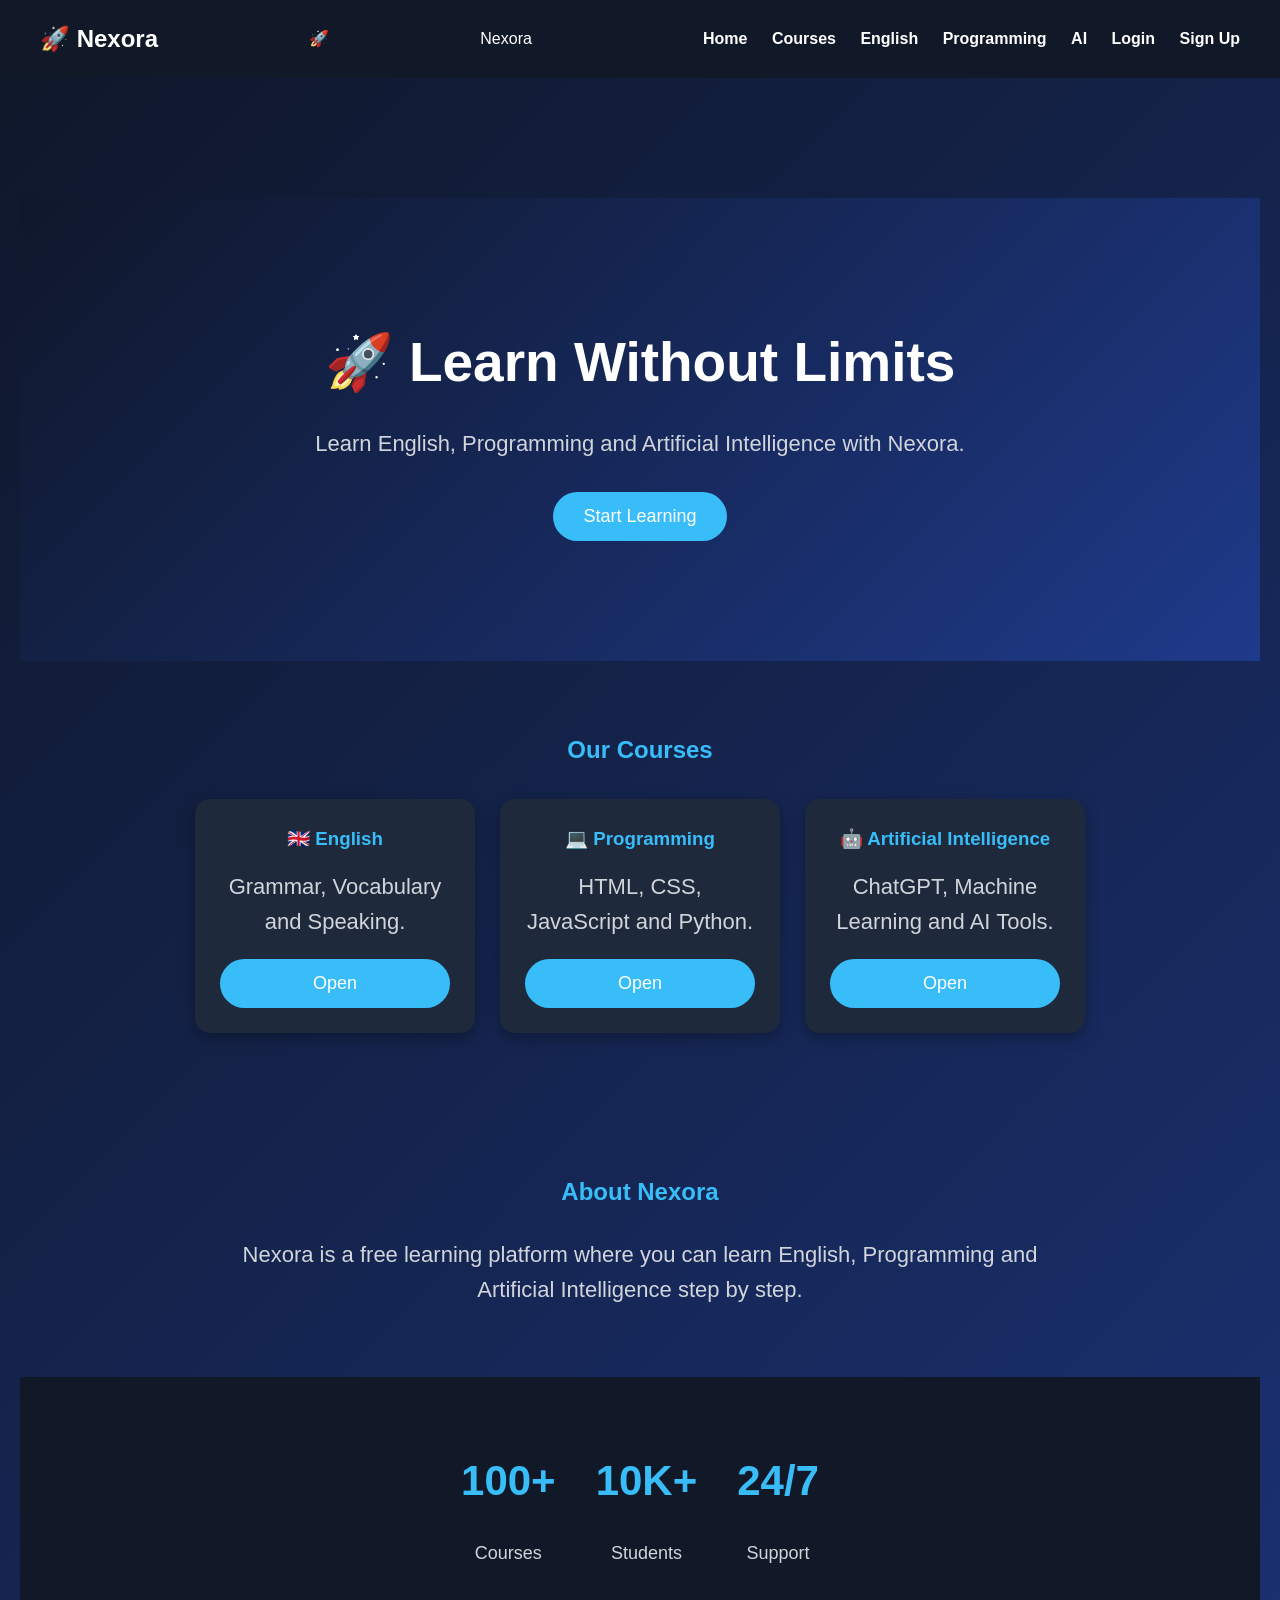
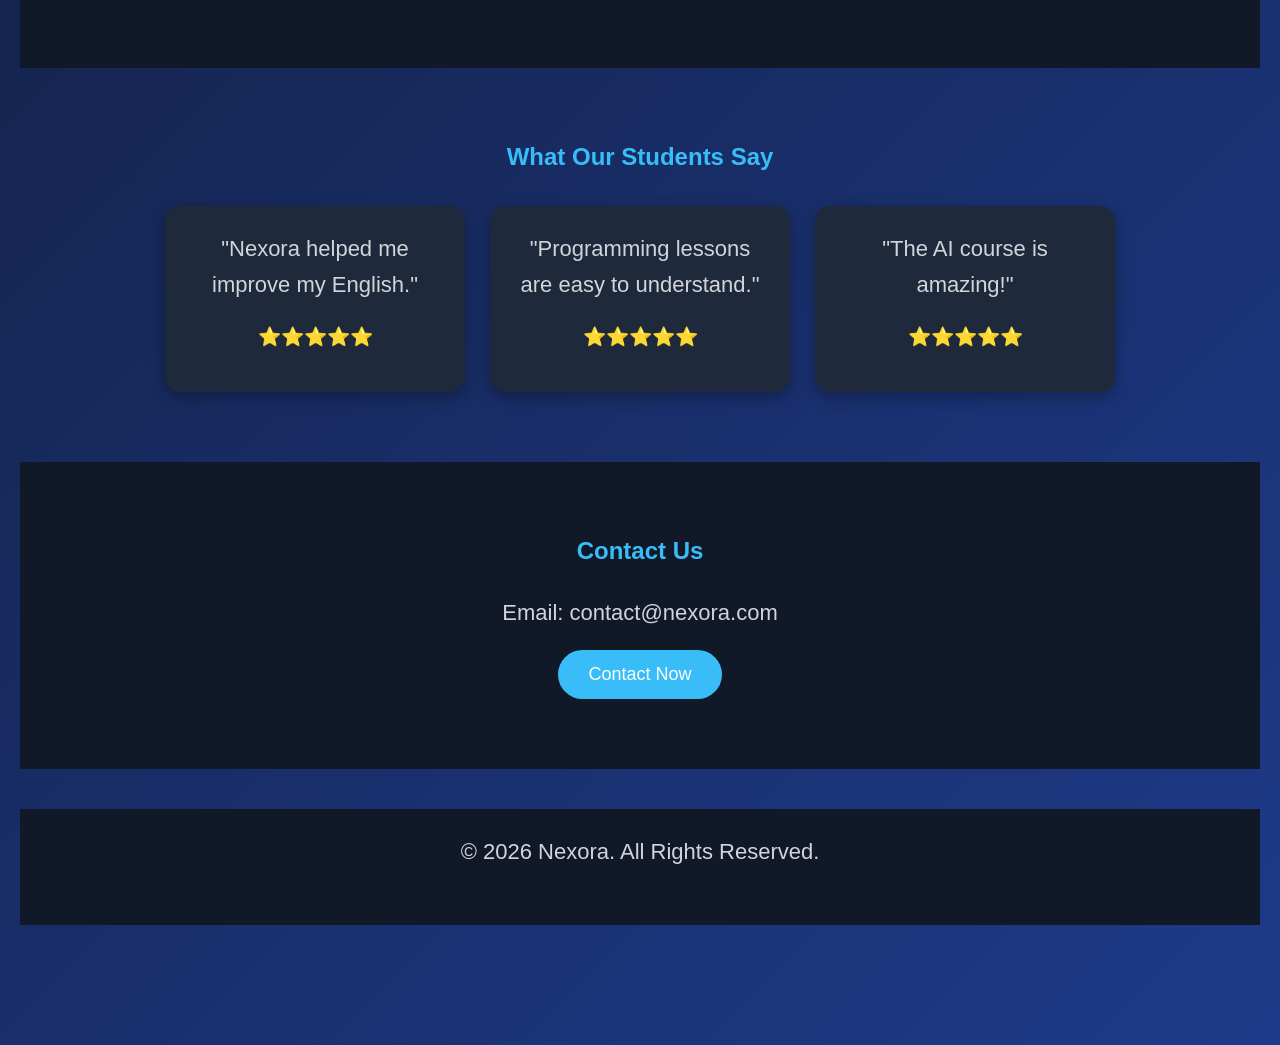
<file: index.html>
<!DOCTYPE html>
<html lang="en">
<head>
    <meta charset="UTF-8">
    <meta name="viewport" content="width=device-width, initial-scale=1.0">
    <title>Nexora - Learn English, Programming & AI</title>
    <link rel="stylesheet" href="style.css">
</head>
<body>

<nav class="navbar">
   <h2 class="logo">🚀 Nexora</h2><span class="logo">🚀</span> Nexora</h2>

    <div>
        <a href="index.html">Home</a>
        <a href="courses.html">Courses</a>
        <a href="english.html">English</a>
        <a href="programming.html">Programming</a>
        <a href="ai.html">AI</a>
        <a href="login.html">Login</a>
        <a href="signup.html">Sign Up</a>
    </div>
</nav>

<section class="hero">
    <section class="hero">

    <h1>🚀 Learn Without Limits</h1>

    <p>
        Learn English, Programming and Artificial Intelligence with Nexora.
    </p>

    <a href="courses.html">
        <button>Start Learning</button>
    </a>

</section>

<section class="courses">

    <h2>Our Courses</h2>

    <div class="cards">

        <div class="card">
            <h3>🇬🇧 English</h3>
            <p>Grammar, Vocabulary and Speaking.</p>
            <a href="english.html">
                <button>Open</button>
            </a>
        </div>

        <div class="card">
            <h3>💻 Programming</h3>
            <p>HTML, CSS, JavaScript and Python.</p>
            <a href="programming.html">
                <button>Open</button>
            </a>
        </div>

        <div class="card">
            <h3>🤖 Artificial Intelligence</h3>
            <p>ChatGPT, Machine Learning and AI Tools.</p>
            <a href="ai.html">
                <button>Open</button>
            </a>
        </div>

    </div>

</section>

<section class="about">

    <h2>About Nexora</h2>

    <p>
        Nexora is a free learning platform where you can learn English,
        Programming and Artificial Intelligence step by step.
    </p>

</section>

<section class="stats">

    <div class="stat">
        <h2>100+</h2>
        <p>Courses</p>
    </div>

    <div class="stat">
        <h2>10K+</h2>
        <p>Students</p>
    </div>

    <div class="stat">
        <h2>24/7</h2>
        <p>Support</p>
    </div>

</section>

<section class="testimonials">

    <h2>What Our Students Say</h2>

    <div class="cards">

        <div class="card">
            <p>"Nexora helped me improve my English."</p>
            <h3>⭐⭐⭐⭐⭐</h3>
        </div>

        <div class="card">
            <p>"Programming lessons are easy to understand."</p>
            <h3>⭐⭐⭐⭐⭐</h3>
        </div>

        <div class="card">
            <p>"The AI course is amazing!"</p>
            <h3>⭐⭐⭐⭐⭐</h3>
        </div>

    </div>

</section>

<section class="contact">

    <h2>Contact Us</h2>

    <p>Email: contact@nexora.com</p>

    <button>Contact Now</button>

</section>

<footer>
    <p>© 2026 Nexora. All Rights Reserved.</p>
</footer>

</body>
</html>
</file>
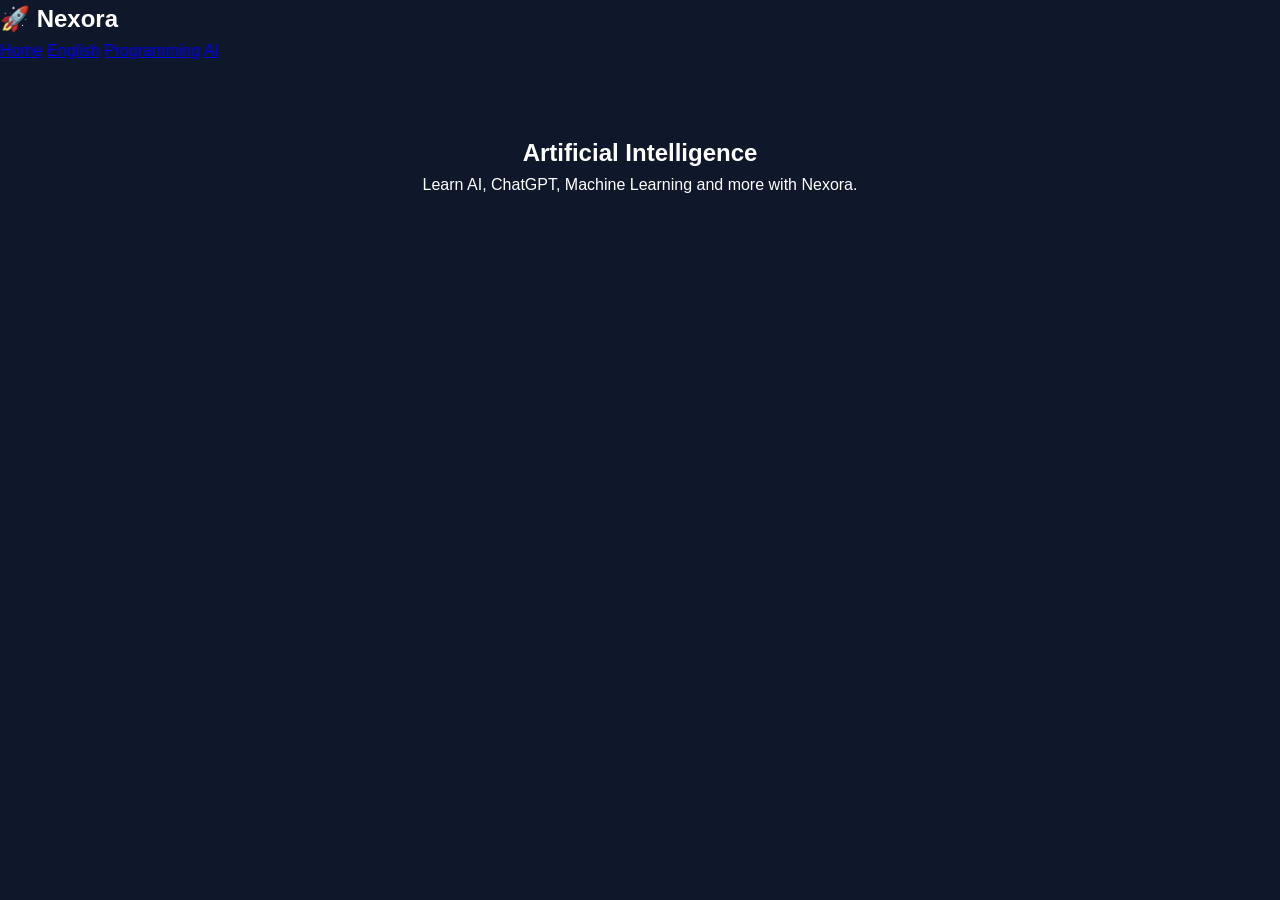
<file: ai.html>
<!DOCTYPE html>
<html lang="en">
<head>
    <meta charset="UTF-8">
    <meta name="viewport" content="width=device-width, initial-scale=1.0">
    <title>AI - Nexora</title>
    <link rel="stylesheet" href="style.css">
</head>
<body>

<nav>
    <h2>🚀 Nexora</h2>

    <a href="index.html">Home</a>
    <a href="english.html">English</a>
    <a href="programming.html">Programming</a>
    <a href="ai.html">AI</a>
</nav>

<section>
    <h1>Artificial Intelligence</h1>

    <p>
        Learn AI, ChatGPT, Machine Learning and more with Nexora.
    </p>
</section>

</body>
</html>
</file>
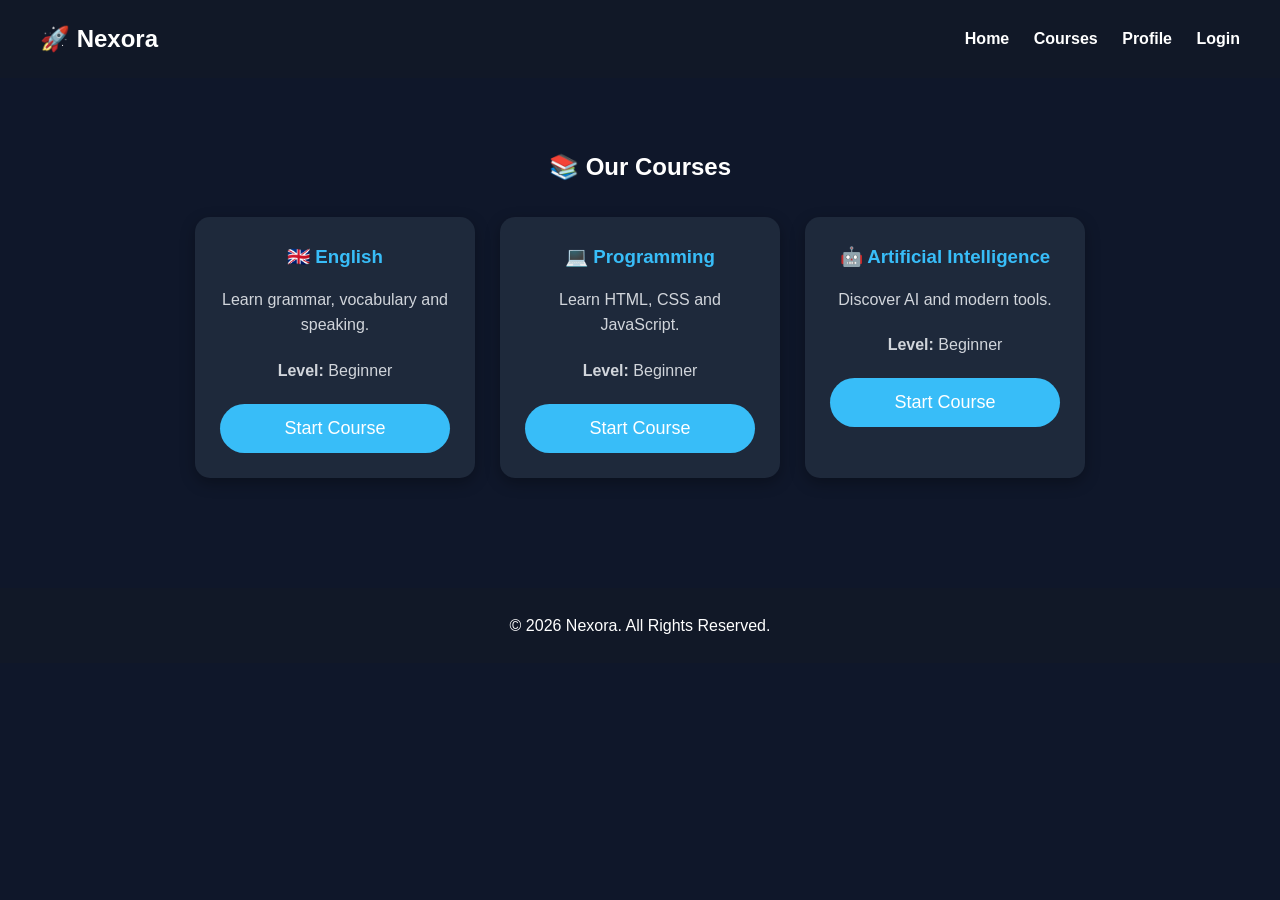
<file: courses.html>
<!DOCTYPE html>
<html lang="en">
<head>
    <meta charset="UTF-8">
    <meta name="viewport" content="width=device-width, initial-scale=1.0">
    <title>Courses - Nexora</title>
    <link rel="stylesheet" href="style.css">
</head>
<body>

<nav class="navbar">
    <h2 class="logo">🚀 Nexora</h2>

    <div>
        <a href="index.html">Home</a>
        <a href="courses.html">Courses</a>
        <a href="profile.html">Profile</a>
        <a href="login.html">Login</a>
    </div>
</nav>

<section class="courses">

    <h1>📚 Our Courses</h1>

    <div class="cards">

        <div class="card">
            <h3>🇬🇧 English</h3>
            <p>Learn grammar, vocabulary and speaking.</p>
            <p><strong>Level:</strong> Beginner</p>
            <a href="english.html">
                <button>Start Course</button>
            </a>
        </div>

        <div class="card">
            <h3>💻 Programming</h3>
            <p>Learn HTML, CSS and JavaScript.</p>
            <p><strong>Level:</strong> Beginner</p>
            <a href="programming.html">
                <button>Start Course</button>
            </a>
        </div>

        <div class="card">
            <h3>🤖 Artificial Intelligence</h3>
            <p>Discover AI and modern tools.</p>
            <p><strong>Level:</strong> Beginner</p>
            <a href="ai.html">
                <button>Start Course</button>
            </a>
        </div>

    </div>

</section>

<footer>
    <p>© 2026 Nexora. All Rights Reserved.</p>
</footer>

</body>
</html>
</file>
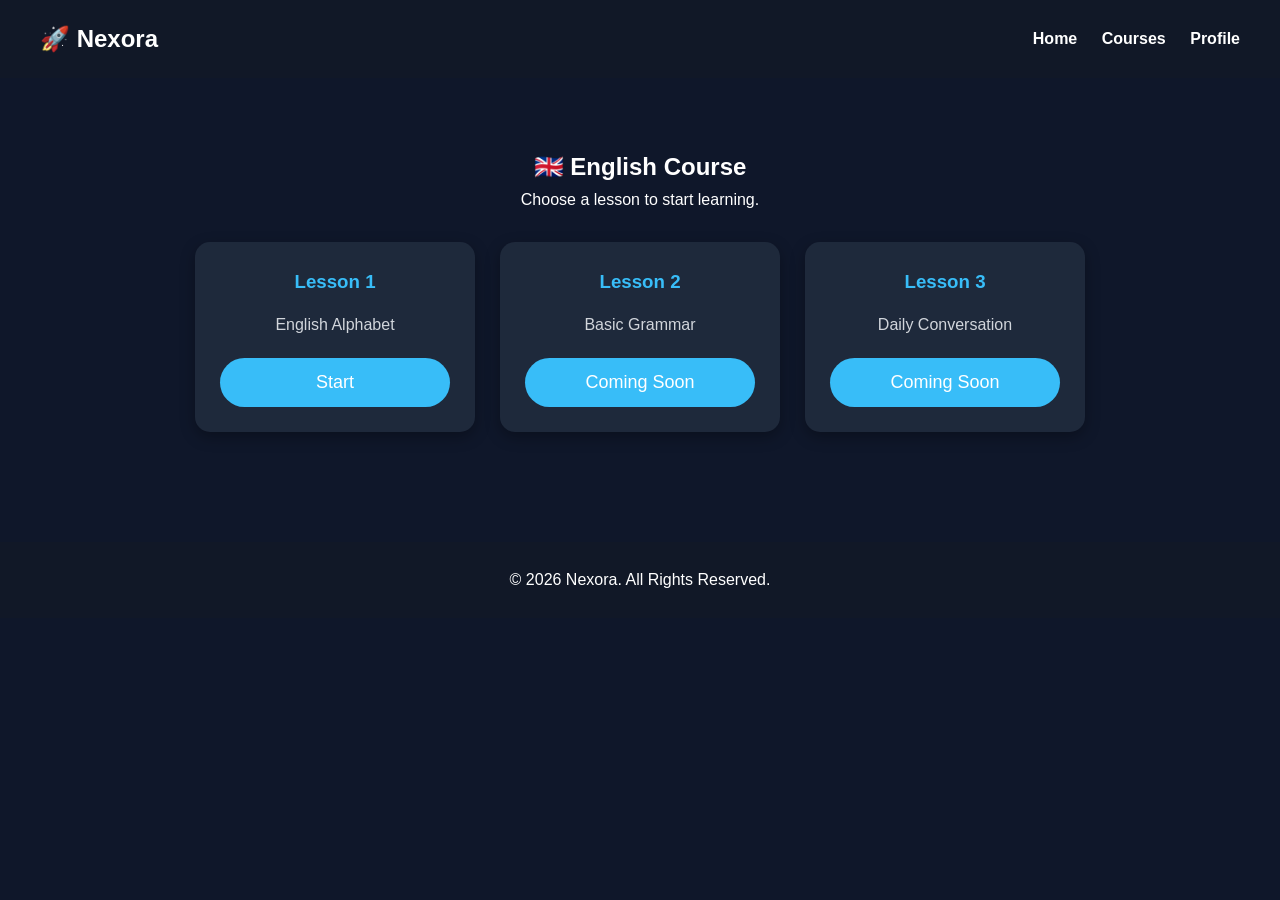
<file: english.html>
<!DOCTYPE html>
<html lang="en">
<head>
    <meta charset="UTF-8">
    <meta name="viewport" content="width=device-width, initial-scale=1.0">
    <title>English Course - Nexora</title>
    <link rel="stylesheet" href="style.css">
</head>
<body>

<nav class="navbar">
    <h2 class="logo">🚀 Nexora</h2>

    <div>
        <a href="index.html">Home</a>
        <a href="courses.html">Courses</a>
        <a href="profile.html">Profile</a>
    </div>
</nav>

<section class="courses">

    <h1>🇬🇧 English Course</h1>

    <p>Choose a lesson to start learning.</p>

    <div class="cards">

        <div class="card">
            <h3>Lesson 1</h3>
            <p>English Alphabet</p>
            <a href="lesson1.html">
                <button>Start</button>
            </a>
        </div>

        <div class="card">
            <h3>Lesson 2</h3>
            <p>Basic Grammar</p>
            <button>Coming Soon</button>
        </div>

        <div class="card">
            <h3>Lesson 3</h3>
            <p>Daily Conversation</p>
            <button>Coming Soon</button>
        </div>

    </div>

</section>

<footer>
    <p>© 2026 Nexora. All Rights Reserved.</p>
</footer>

</body>
</html>
</file>
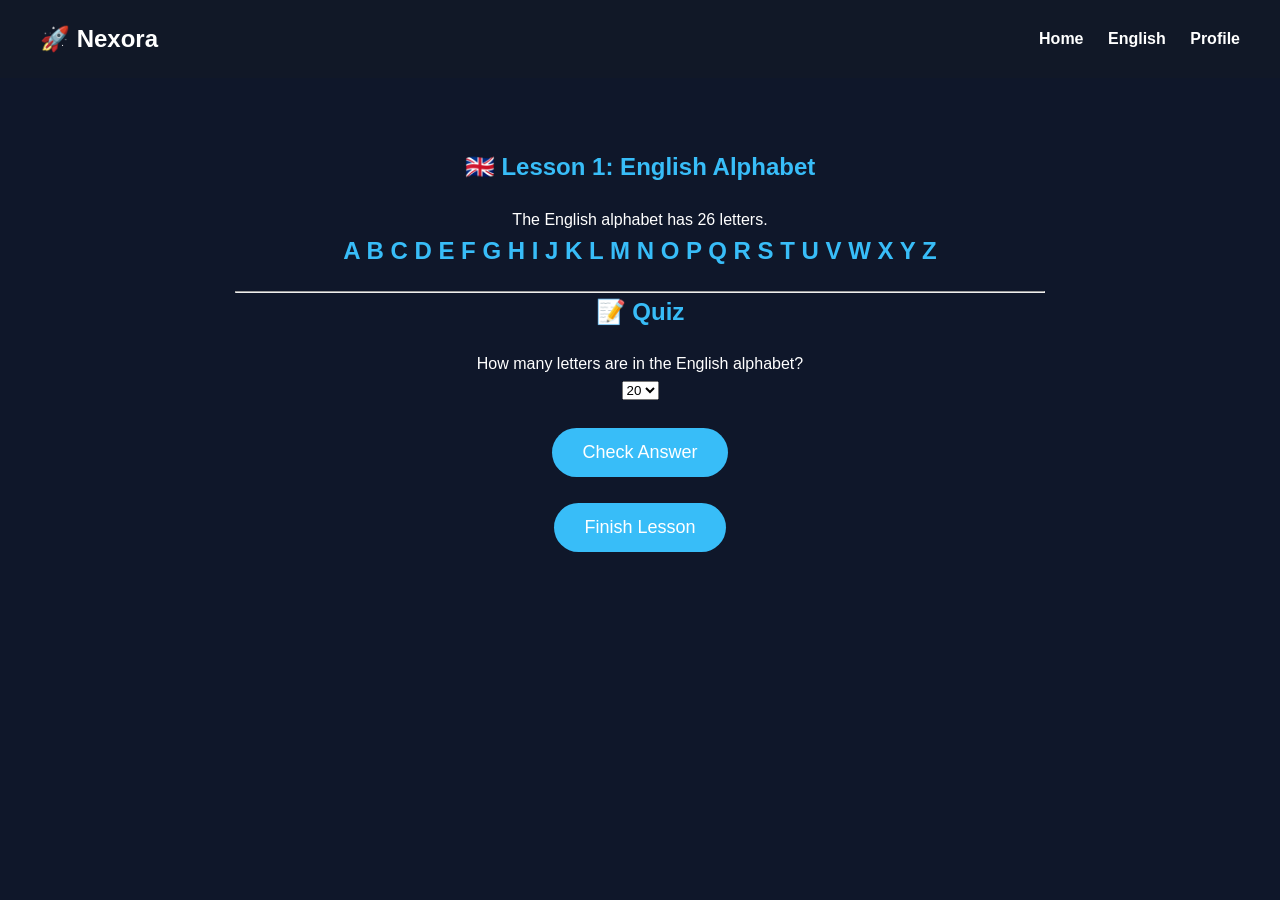
<file: lesson1.html>
<!DOCTYPE html>
<html lang="en">
<head>
    <meta charset="UTF-8">
    <meta name="viewport" content="width=device-width, initial-scale=1.0">
    <title>Lesson 1 - English Alphabet</title>
    <link rel="stylesheet" href="style.css">
</head>
<body>

<nav class="navbar">
    <h2 class="logo">🚀 Nexora</h2>

    <div>
        <a href="index.html">Home</a>
        <a href="english.html">English</a>
        <a href="profile.html">Profile</a>
    </div>
</nav>

<section class="lesson">

    <h1>🇬🇧 Lesson 1: English Alphabet</h1>

    <p>
        The English alphabet has 26 letters.
    </p>

    <h2>
        A B C D E F G H I J K L M N O P Q R S T U V W X Y Z
    </h2>

    <hr>

    <h2>📝 Quiz</h2>

    <p>How many letters are in the English alphabet?</p>

    <select id="answer">
        <option>20</option>
        <option>26</option>
        <option>30</option>
    </select>

    <br><br>

    <button onclick="checkAnswer()">Check Answer</button>

    <p id="result"></p>

    <br>

    <button onclick="finishLesson()">
        Finish Lesson
    </button>

</section>

<script src="script.js"></script>

</body>
</html>
</file>
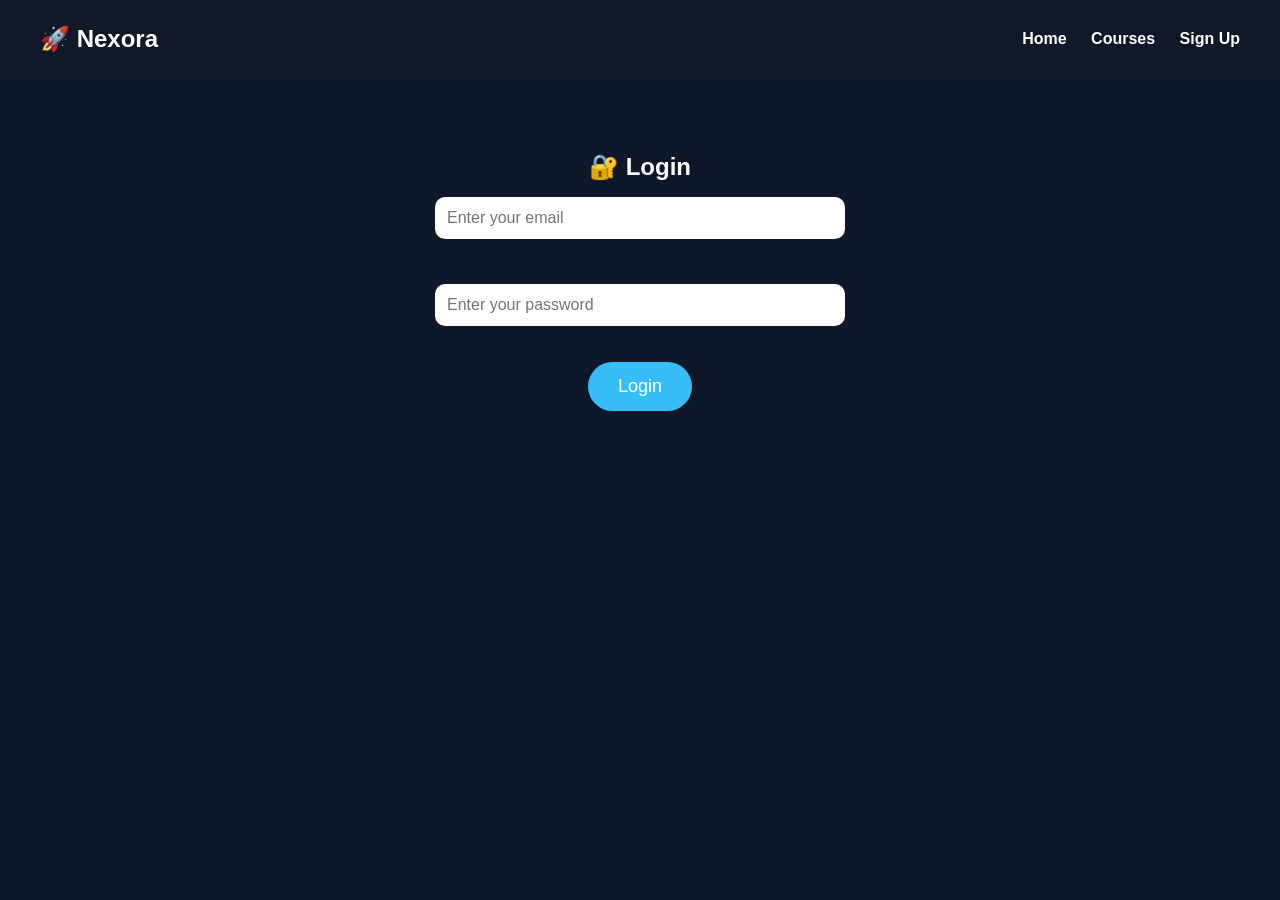
<file: login.html>
<!DOCTYPE html>
<html lang="en">
<head>
    <meta charset="UTF-8">
    <meta name="viewport" content="width=device-width, initial-scale=1.0">
    <title>Login - Nexora</title>
    <link rel="stylesheet" href="style.css">
</head>
<body>

<nav class="navbar">
    <h2 class="logo">🚀 Nexora</h2>

    <div>
        <a href="index.html">Home</a>
        <a href="courses.html">Courses</a>
        <a href="signup.html">Sign Up</a>
    </div>
</nav>

<section class="login">

    <h1>🔐 Login</h1>

    <input type="email" id="email" placeholder="Enter your email">

    <br><br>

    <input type="password" id="password" placeholder="Enter your password">

    <br><br>

    <button onclick="login()">Login</button>

    <p id="loginMessage"></p>

</section>

<script src="script.js"></script>

</body>
</html>
</file>
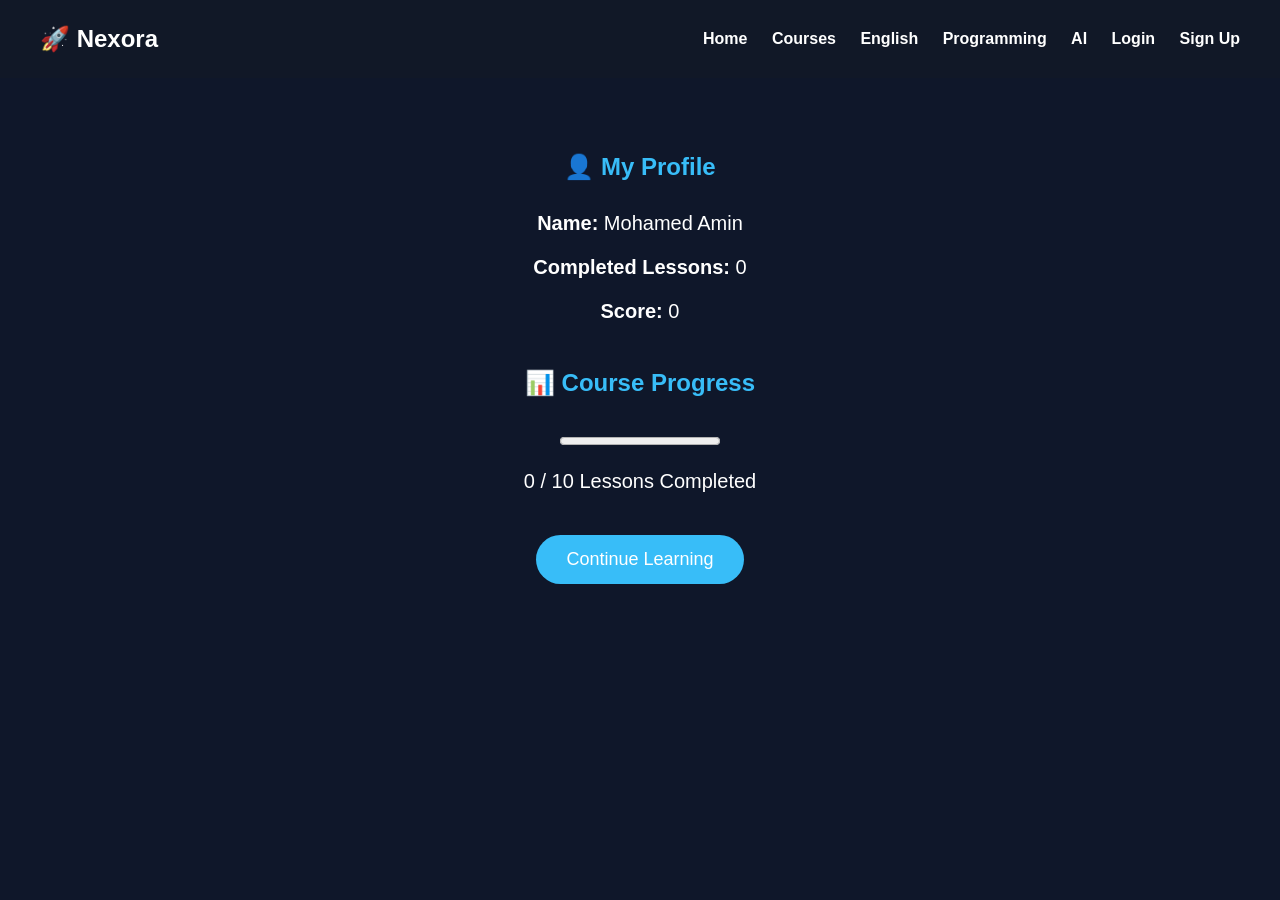
<file: profile.html>
<!DOCTYPE html>
<html lang="en">
<head>
    <meta charset="UTF-8">
    <meta name="viewport" content="width=device-width, initial-scale=1.0">
    <title>Profile - Nexora</title>
    <link rel="stylesheet" href="style.css">
</head>
<body>

<nav class="navbar">
    <h2 class="logo">🚀 Nexora</h2>

    <div>
        <a href="index.html">Home</a>
        <a href="courses.html">Courses</a>
        <a href="english.html">English</a>
        <a href="programming.html">Programming</a>
        <a href="ai.html">AI</a>
        <a href="login.html">Login</a>
        <a href="signup.html">Sign Up</a>
    </div>
</nav>

<section class="profile">

    <h1>👤 My Profile</h1>

    <p><strong>Name:</strong> Mohamed Amin</p>

    <p><strong>Completed Lessons:</strong>
        <span id="lessons">0</span>
    </p>

    <p><strong>Score:</strong>
        <span id="score">0</span>
    </p>

    <br>

    <h2>📊 Course Progress</h2>

    <progress id="progress" value="0" max="10"></progress>

    <p>
        <span id="progressText">0</span> / 10 Lessons Completed
    </p>

    <br>

    <a href="courses.html">
        <button>Continue Learning</button>
    </a>

</section>

<script src="script.js"></script>

<script>
updateProfile();
updateProgress();
</script>

</body>
</html>
</file>
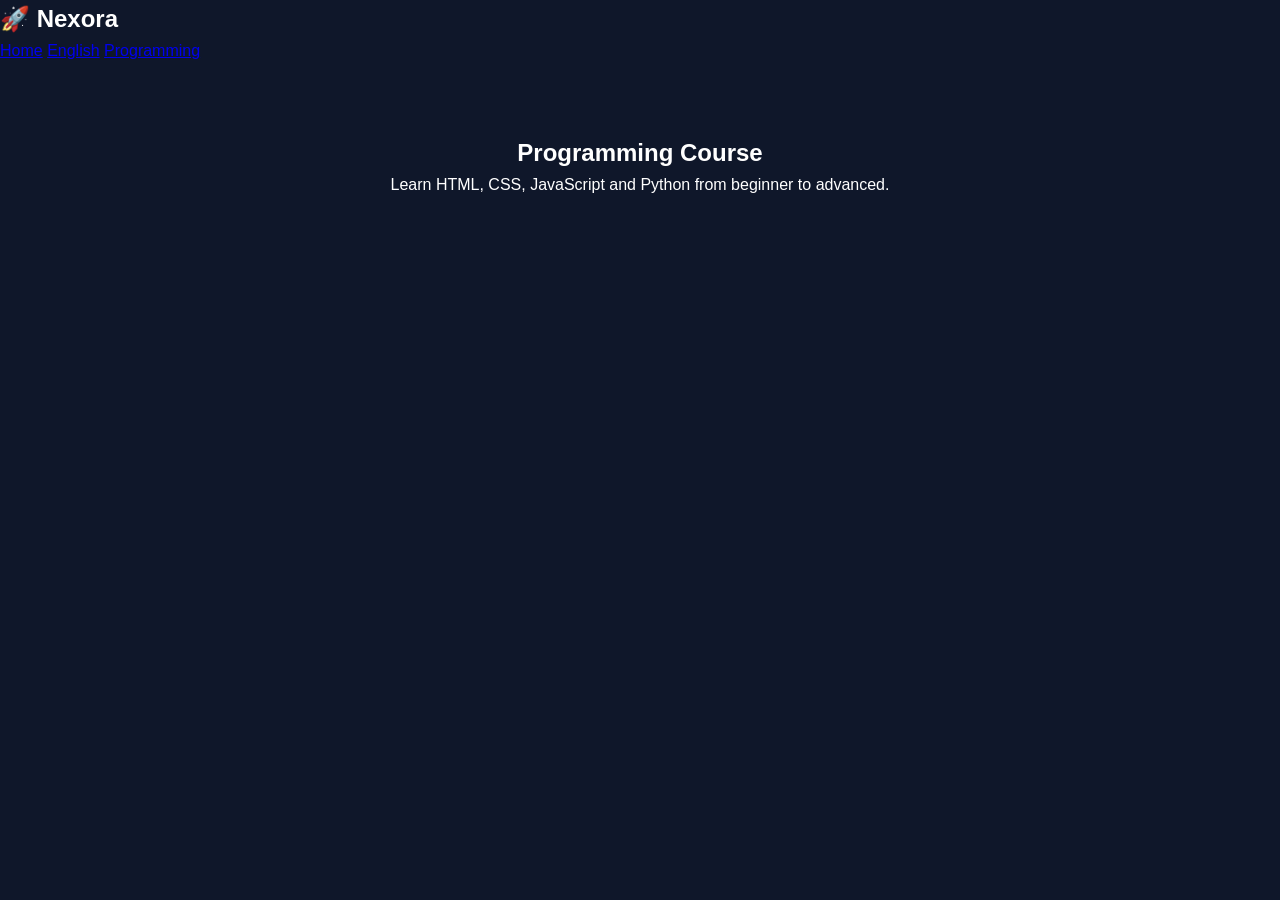
<file: programming.html>
<!DOCTYPE html>
<html lang="en">
<head>
    <meta charset="UTF-8">
    <meta name="viewport" content="width=device-width, initial-scale=1.0">
    <title>Programming - Nexora</title>
    <link rel="stylesheet" href="style.css">
</head>
<body>

<nav>
    <h2>🚀 Nexora</h2>

    <a href="index.html">Home</a>
    <a href="english.html">English</a>
    <a href="programming.html">Programming</a>
</nav>

<section>
    <h1>Programming Course</h1>
    <p>Learn HTML, CSS, JavaScript and Python from beginner to advanced.</p>
</section>

</body>
</html>
</file>
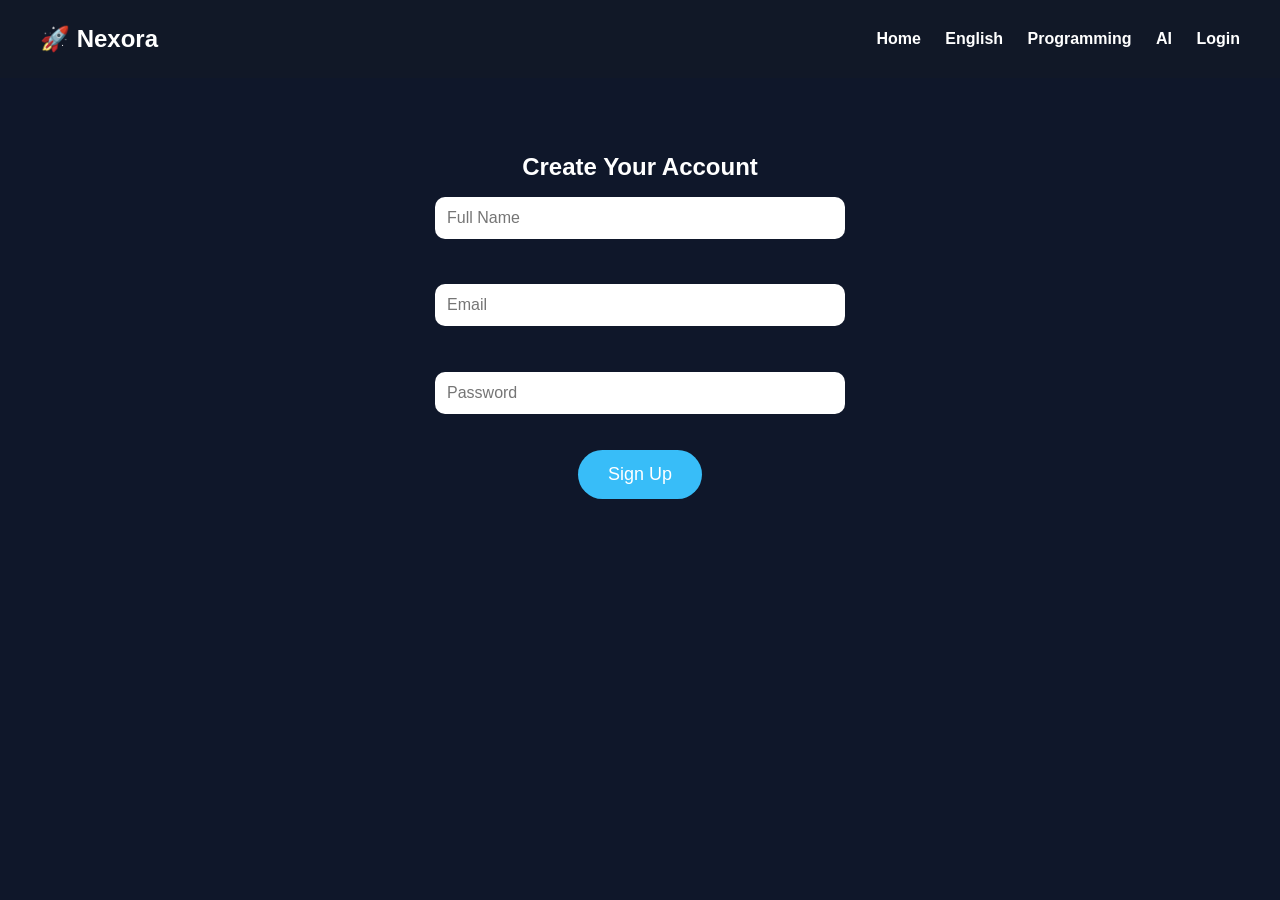
<file: signup.html>
<!DOCTYPE html>
<html lang="en">
<head>
    <meta charset="UTF-8">
    <meta name="viewport" content="width=device-width, initial-scale=1.0">
    <title>Sign Up - Nexora</title>
    <link rel="stylesheet" href="style.css">
</head>
<body>

<nav class="navbar">
    <h2>🚀 Nexora</h2>

    <div>
        <a href="index.html">Home</a>
        <a href="english.html">English</a>
        <a href="programming.html">Programming</a>
        <a href="ai.html">AI</a>
        <a href="login.html">Login</a>
    </div>
</nav>

<section class="login">

    <h1>Create Your Account</h1>

    <input type="text" placeholder="Full Name">

    <br><br>

    <input type="email" placeholder="Email">

    <br><br>

    <input type="password" placeholder="Password">

    <br><br>

    <button>Sign Up</button>

</section>

</body>
</html>
</file>
<file: style.css>
/* ===== General ===== */

*{
    margin:0;
    padding:0;
    box-sizing:border-box;
}

body{
    background:#0f172a;
    color:white;
    font-family:Arial, sans-serif;
    line-height:1.6;
}

/* ===== Navbar ===== */

.navbar{
    display:flex;
    justify-content:space-between;
    align-items:center;
    background:#111827;
    padding:20px 40px;
    flex-wrap:wrap;
}

..logo{
    font-size:32px;
    color:#38bdf8;
    font-weight:bold;
}
}

.navbar h2{
    display:flex;
    align-items:center;
    color:#38bdf8;
}

.navbar a{
    color:white;
    text-decoration:none;
    margin-left:20px;
    font-weight:bold;
    transition:.3s;
}

.navbar a:hover{
    color:#38bdf8;
}

/* ===== Hero ===== */

.hero{
    text-align:center;
    padding:120px 20px;
    background:linear-gradient(135deg,#0f172a,#1e3a8a);
}

.hero h1{
    font-size:55px;
    margin-bottom:20px;
}

.hero p{
    font-size:22px;
    color:#d1d5db;
    margin-bottom:30px;
}

/* ===== Buttons ===== */

button{
    background:#38bdf8;
    color:white;
    border:none;
    padding:14px 30px;
    border-radius:30px;
    font-size:18px;
    cursor:pointer;
    transition:.3s;
}

button:hover{
    background:#0284c7;
    transform:scale(1.05);
}

/* ===== Sections ===== */

section{
    padding:70px 20px;
    text-align:center;
}

section h2{
    color:#38bdf8;
    margin-bottom:25px;
}

/* ===== Cards ===== */

.cards{
    display:flex;
    justify-content:center;
    gap:25px;
    flex-wrap:wrap;
    margin-top:30px;
}

.card{
    background:#1e293b;
    width:280px;
    padding:25px;
    border-radius:15px;
    box-shadow:0 5px 15px rgba(0,0,0,.3);
    transition:.3s;
}

.card:hover{
    transform:translateY(-8px);
}

.card h3{
    color:#38bdf8;
    margin-bottom:15px;
}

.card p{
    color:#d1d5db;
    margin-bottom:20px;
}

.card button{
    width:100%;
}

/* ===== About ===== */

.about p{
    max-width:800px;
    margin:auto;
}

/* ===== Stats ===== */

.stats{
    display:flex;
    justify-content:center;
    gap:40px;
    flex-wrap:wrap;
    background:#111827;
}

.stat h2{
    color:#38bdf8;
    font-size:42px;
}

.stat p{
    font-size:18px;
}

/* ===== Testimonials ===== */

.testimonials .card{
    width:300px;
}

/* ===== Contact ===== */

.contact{
    background:#111827;
}

.contact p{
    margin-bottom:20px;
}

/* ===== Login ===== */

.login{
    max-width:450px;
    margin:auto;
    text-align:center;
}

.login input{
    width:100%;
    padding:12px;
    margin:10px 0;
    border:none;
    border-radius:10px;
    font-size:16px;
}

/* ===== Lesson ===== */

.lesson{
    max-width:850px;
    margin:auto;
}

.lesson h1,
.lesson h2{
    color:#38bdf8;
    margin-bottom:20px;
}

.lesson ul{
    text-align:left;
    display:inline-block;
    margin:20px 0;
}

/* ===== Profile ===== */

.profile{
    max-width:700px;
    margin:auto;
}

.profile h1{
    color:#38bdf8;
    margin-bottom:20px;
}

.profile p{
    margin:12px 0;
    font-size:20px;
}

/* ===== Footer ===== */

footer{
    background:#111827;
    text-align:center;
    padding:25px;
    margin-top:40px;
}

/* ===== Responsive ===== */

@media(max-width:768px){

    .navbar{
        flex-direction:column;
        text-align:center;
    }

    .navbar a{
        display:block;
        margin:10px 0;
    }

    .hero h1{
        font-size:38px;
    }

    .hero p{
        font-size:18px;
    }

    .cards{
        flex-direction:column;
        align-items:center;
    }

    .card{
        width:90%;
    }

    .stats{
        flex-direction:column;
    }

}
</file>
